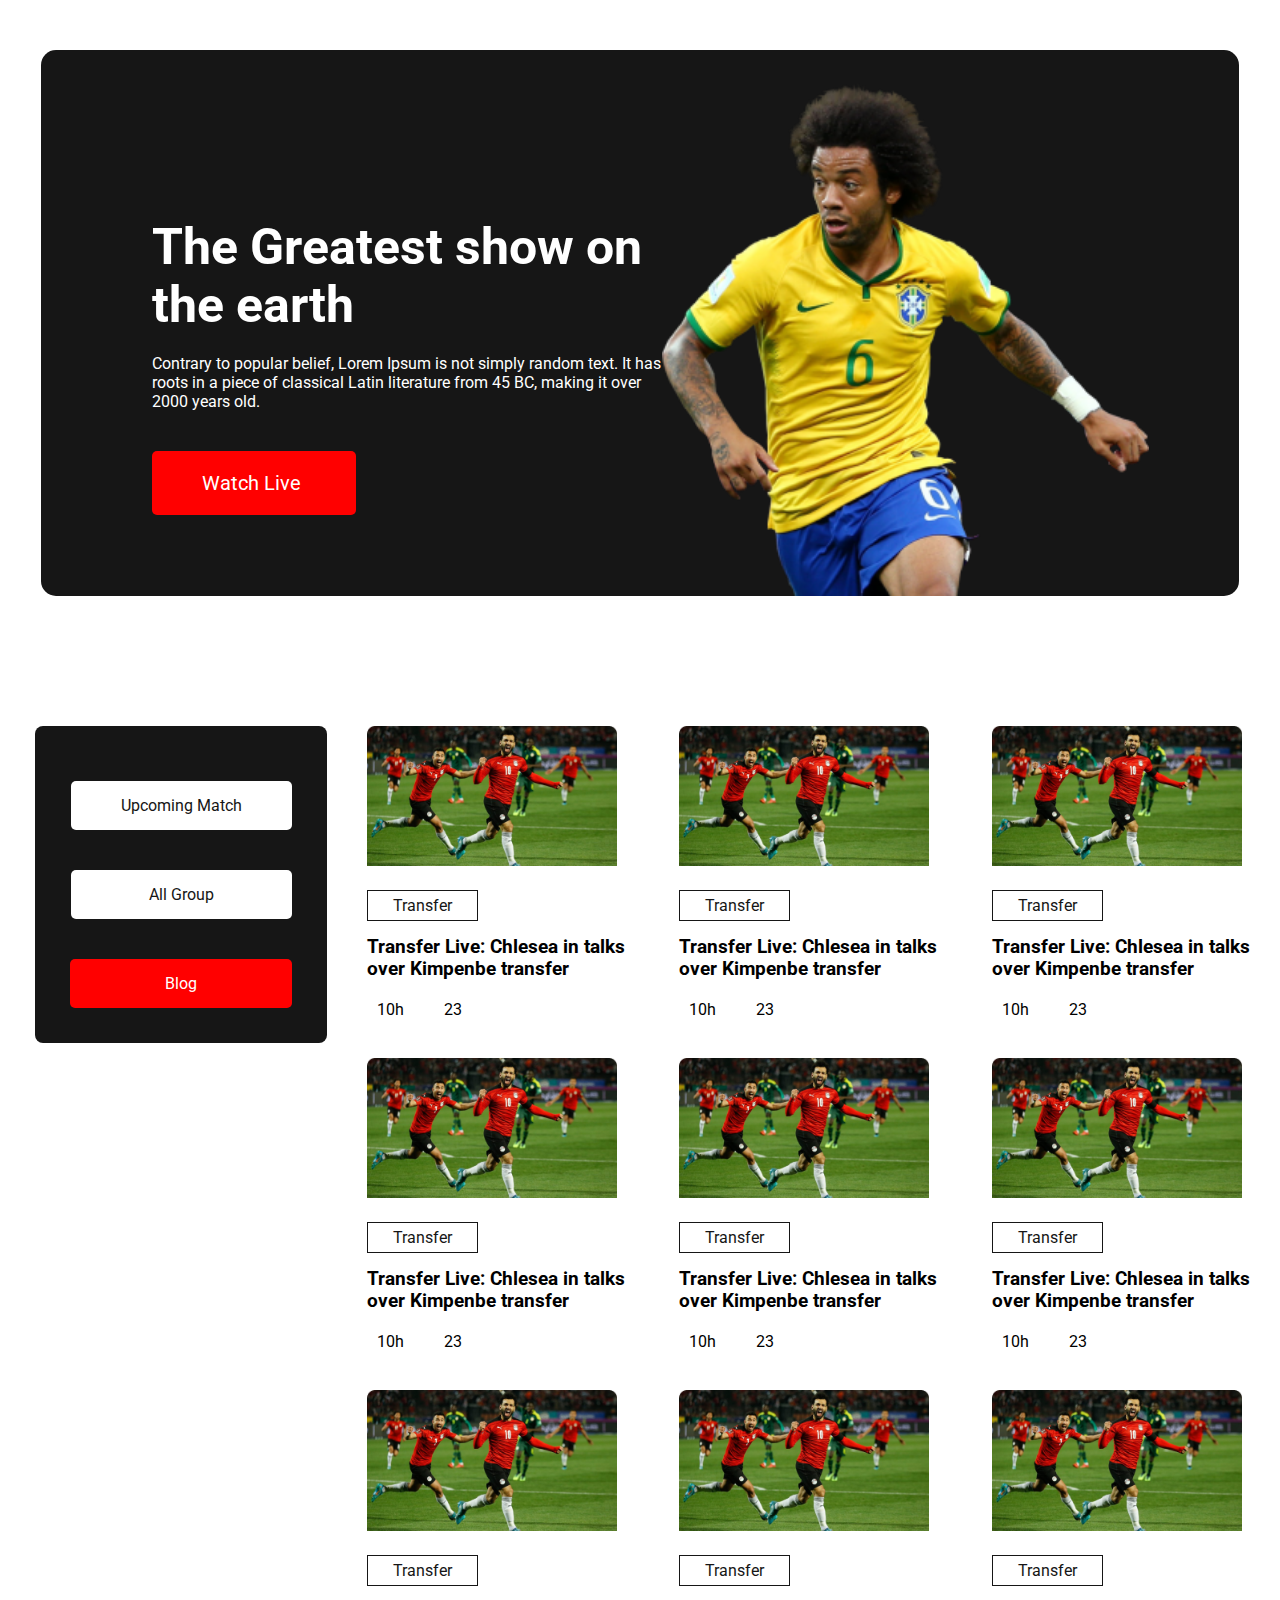
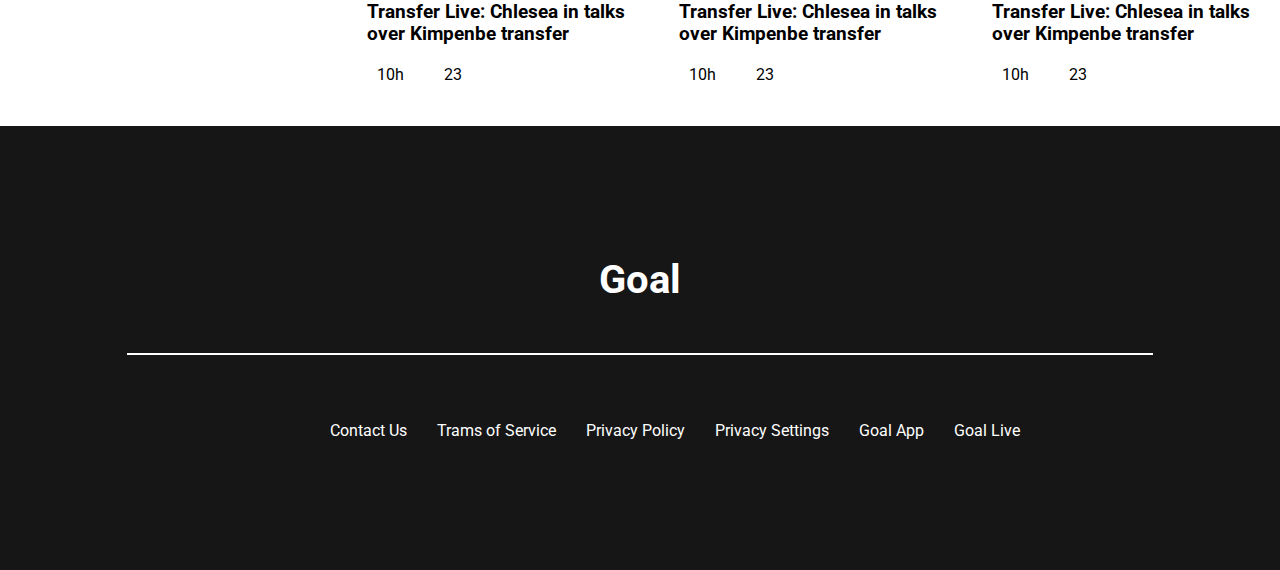
<file: index.html>
﻿<!DOCTYPE html>
<html lang="en">
<head>
	<meta charset="UTF-8">
	<meta http-equiv="X-UA-Compatible" content="IE=edge">
	<meta name="viewport" content="width=device-width, initial-scale=1.0">
	<title>World Cup</title>
	<!-- Font Awesome Link -->
	<link rel="stylesheet" href="https://cdnjs.cloudflare.com/ajax/libs/font-awesome/6.1.1/css/all.min.css" integrity="sha512-KfkfwYDsLkIlwQp6LFnl8zNdLGxu9YAA1QvwINks4PhcElQSvqcyVLLD9aMhXd13uQjoXtEKNosOWaZqXgel0g==" crossorigin="anonymous" referrerpolicy="no-referrer" />
	<!-- CSS Style Link -->
	<link rel="stylesheet" href="./css/style.css">
</head>
<body>
	<main>
		<!-- Banner Section Start -->
		<section class="banner-seciton">
			<div class="banner-info">
				<h1>The Greatest show on the earth</h1>
				<p>Contrary to popular belief, Lorem Ipsum is not simply  random text. It has roots in a piece of classical Latin literature from 45 BC, making it over 2000 years old.</p>
				<a href="#">Watch Live <i class="fa-regular fa-greater-than"></i></a>
			</div>
			<div class="banner-img">
				<img src="./assets/Banner Image.png" alt="#">
			</div>
		</section>
		<!-- Banner Section End -->
		<!-- Blogs And Nav Section Start -->
		<section class="blogs-container">
			<div class="nav-section">
				<div class="nav">
					<ul>
						<li><a id="btn-upcoming" href="./upcoming-match.html">Upcoming Match</a></li>
						<li><a id="btn-blog-group" href="#">All Group</a></li>
						<li><a id="blog-btn" href="./index.html">Blog</a></li>
					</ul>
				</div>
			</div>
			<div class="blogs-section">
				<div class="blog">
					<img src="./assets/Blog Image.png" alt="#">
					<a href="#">Transfer</a>
					<h3>Transfer Live: Chlesea in talks over Kimpenbe transfer</h3>
					<p><i class="fa-regular fa-clock"></i><span>10h</span><i class="fa-regular fa-message"></i><span>23</span></p>
				</div>
				<div class="blog">
					<img src="./assets/Blog Image.png" alt="#">
					<a href="#">Transfer</a>
					<h3>Transfer Live: Chlesea in talks over Kimpenbe transfer</h3>
					<p><i class="fa-regular fa-clock"></i><span>10h</span><i class="fa-regular fa-message"></i><span>23</span></p>
				</div>
				<div class="blog">
					<img src="./assets/Blog Image.png" alt="#">
					<a href="#">Transfer</a>
					<h3>Transfer Live: Chlesea in talks over Kimpenbe transfer</h3>
					<p><i class="fa-regular fa-clock"></i><span>10h</span><i class="fa-regular fa-message"></i><span>23</span></p>
				</div>
				<div class="blog">
					<img src="./assets/Blog Image.png" alt="#">
					<a href="#">Transfer</a>
					<h3>Transfer Live: Chlesea in talks over Kimpenbe transfer</h3>
					<p><i class="fa-regular fa-clock"></i><span>10h</span><i class="fa-regular fa-message"></i><span>23</span></p>
				</div>
				<div class="blog">
					<img src="./assets/Blog Image.png" alt="#">
					<a href="#">Transfer</a>
					<h3>Transfer Live: Chlesea in talks over Kimpenbe transfer</h3>
					<p><i class="fa-regular fa-clock"></i><span>10h</span><i class="fa-regular fa-message"></i><span>23</span></p>
				</div>
				<div class="blog">
					<img src="./assets/Blog Image.png" alt="#">
					<a href="#">Transfer</a>
					<h3>Transfer Live: Chlesea in talks over Kimpenbe transfer</h3>
					<p><i class="fa-regular fa-clock"></i><span>10h</span><i class="fa-regular fa-message"></i><span>23</span></p>
				</div>
				<div class="blog hide-content">
					<img src="./assets/Blog Image.png" alt="#">
					<a href="#">Transfer</a>
					<h3>Transfer Live: Chlesea in talks over Kimpenbe transfer</h3>
					<p><i class="fa-regular fa-clock"></i><span>10h</span><i class="fa-regular fa-message"></i><span>23</span></p>
				</div>
				<div class="blog hide-content">
					<img src="./assets/Blog Image.png" alt="#">
					<a href="#">Transfer</a>
					<h3>Transfer Live: Chlesea in talks over Kimpenbe transfer</h3>
					<p><i class="fa-regular fa-clock"></i><span>10h</span><i class="fa-regular fa-message"></i><span>23</span></p>
				</div>
				<div class="blog hide-content">
					<img src="./assets/Blog Image.png" alt="#">
					<a href="#">Transfer</a>
					<h3>Transfer Live: Chlesea in talks over Kimpenbe transfer</h3>
					<p><i class="fa-regular fa-clock"></i><span>10h</span><i class="fa-regular fa-message"></i><span>23</span></p>
				</div>
			</div>
		</section>
		<a class="show-btn" href="./index.html">View All</a>
		<!-- Blogs And Nav Section End -->
	</main>
	<!-- Footer Section Start -->
	<footer>
		<h1>Goal</h1>
		<hr>
		<ul class="footer-nav">
			<li><a href="#">Contact Us</a></li>
			<li><a href="#">Trams of Service</a></li>
			<li><a href="#">Privacy Policy</a></li>
			<li><a href="#">Privacy Settings</a></li>
			<li><a href="#">Goal App</a></li>
			<li><a href="#">Goal Live</a></li>
		</ul>
		<div class="social-icon">
			<ul>
				<li><i class="fa-brands fa-facebook"></i></li>
				<li><i class="fa-brands fa-instagram"></i></li>
				<li><i class="fa-brands fa-linkedin"></i></li>
			</ul>
		</div>
	</footer>
	<!-- Footer Section End -->
</body>
</html>
</file>
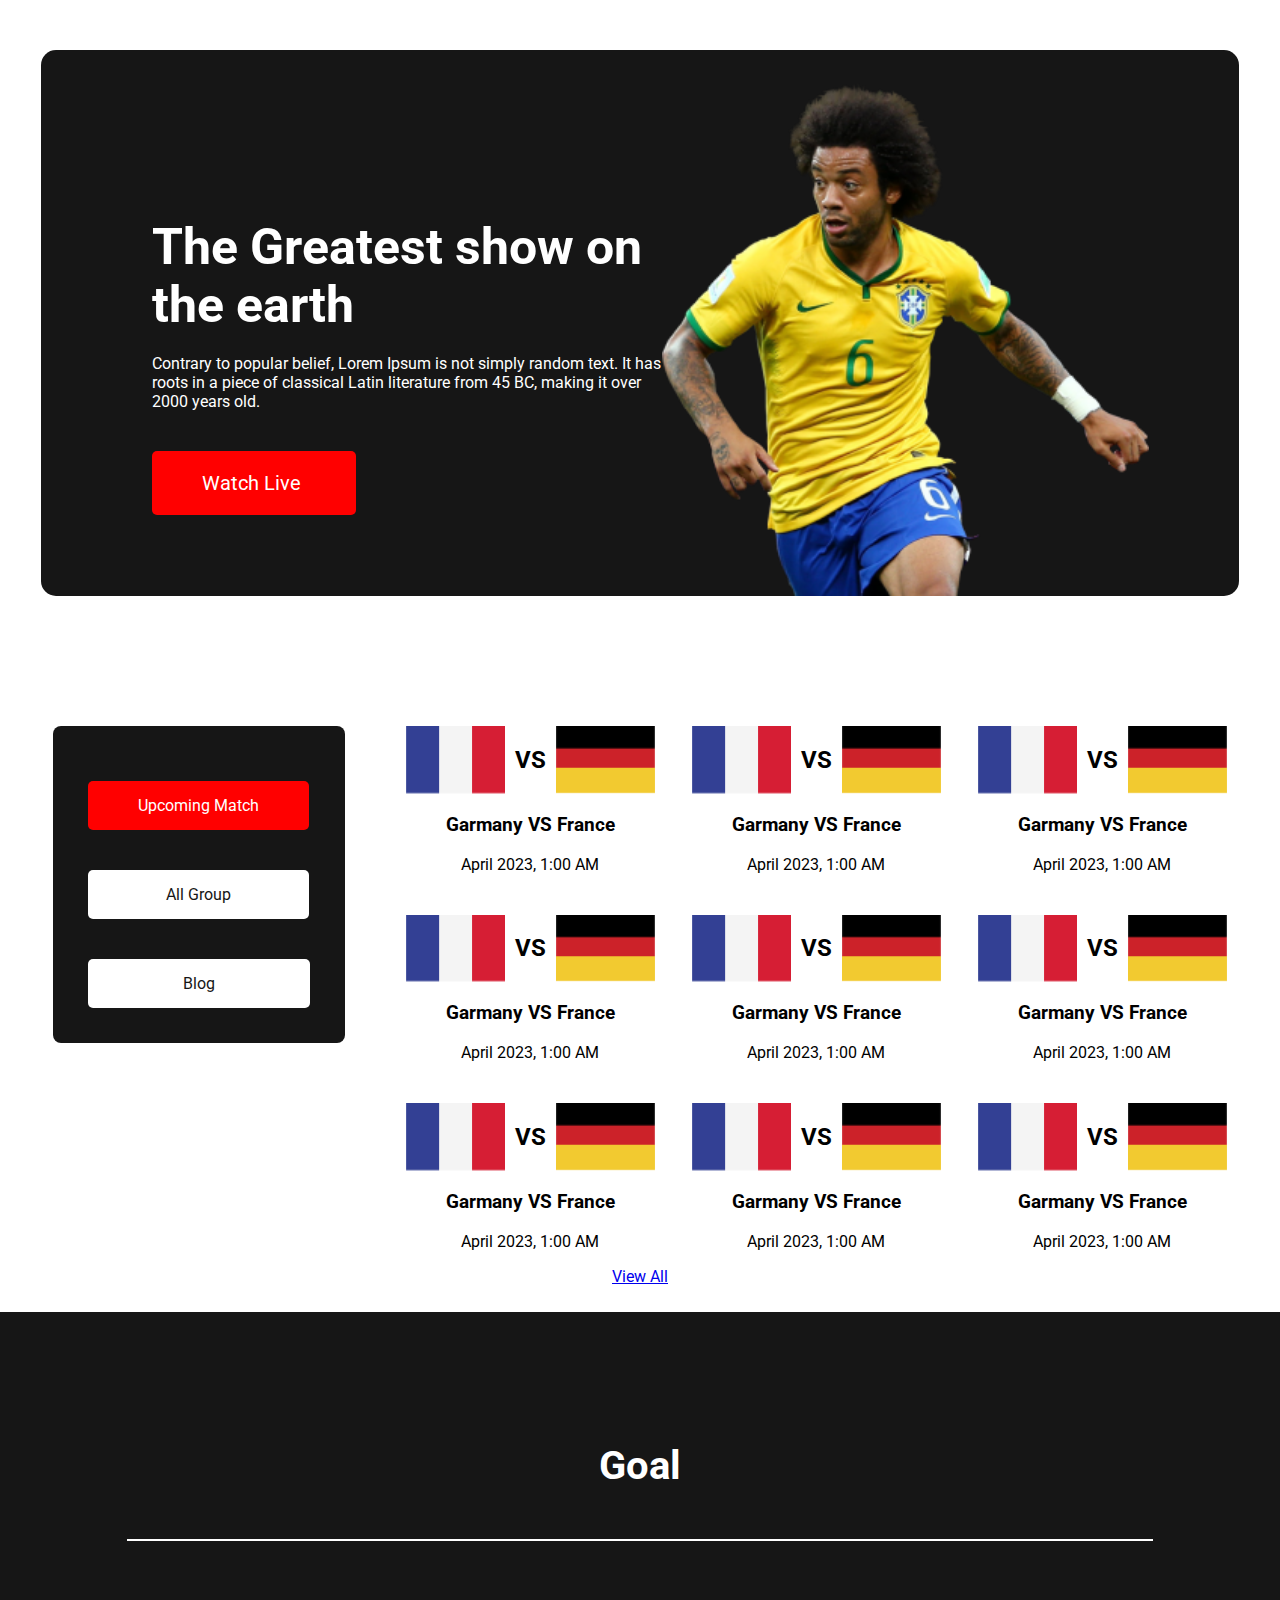
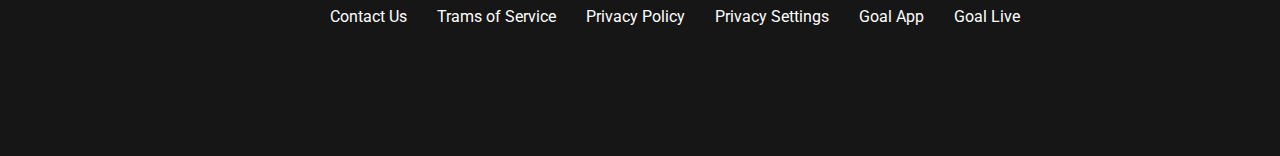
<file: upcoming-match.html>
﻿<!DOCTYPE html>
<html lang="en">
<head>
	<meta charset="UTF-8">
	<meta http-equiv="X-UA-Compatible" content="IE=edge">
	<meta name="viewport" content="width=device-width, initial-scale=1.0">
	<title>World Cup</title>
	<!-- Font Awesome Link -->
	<link rel="stylesheet" href="https://cdnjs.cloudflare.com/ajax/libs/font-awesome/6.1.1/css/all.min.css" integrity="sha512-KfkfwYDsLkIlwQp6LFnl8zNdLGxu9YAA1QvwINks4PhcElQSvqcyVLLD9aMhXd13uQjoXtEKNosOWaZqXgel0g==" crossorigin="anonymous" referrerpolicy="no-referrer" />
	<!-- CSS Style Link -->
	<link rel="stylesheet" href="./css/upcoming-match.css">
</head>
<body>
	<main class="container">
		<!-- Banner Section Start -->
		<section class="banner-seciton">
			<div class="banner-info">
				<h1>The Greatest show on the earth</h1>
				<p>Contrary to popular belief, Lorem Ipsum is not simply  random text. It has roots in a piece of classical Latin literature from 45 BC, making it over 2000 years old.</p>
				<a href="#">Watch Live <i class="fa-regular fa-greater-than"></i></a>
			</div>
			<div class="banner-img">
				<img src="./assets/Banner Image.png" alt="#">
			</div>
		</section>
		<!-- Banner Section End -->
		<!-- Upcoming Match And Nav Section Start -->
		<section class="upcoming-match-container">
			<div class="nav-section">
				<div class="nav">
					<ul>
						<li><a id="btn-upcoming" href="./upcoming-match.html">Upcoming Match</a></li>
						<li><a id="btn-blog-group" href="#">All Group</a></li>
						<li><a id="blog-btn" href="./index.html">Blog</a></li>
					</ul>
				</div>
			</div>
			<div class="upcoming-match-section">
				<div class="upcoming-match">
					<div class="match-img">
						<img src="./assets/Flag.png" alt="#">
						<h2>VS</h2>
						<img src="./assets/germany Flag.png" alt="#">
					</div>
					<div class="match-info">
						<h3>Garmany VS France</h3>
						<p>April 2023, 1:00 AM</p>
					</div>
				</div>
				<div class="upcoming-match">
					<div class="match-img">
						<img src="./assets/Flag.png" alt="#">
						<h2>VS</h2>
						<img src="./assets/germany Flag.png" alt="#">
					</div>
					<div class="match-info">
						<h3>Garmany VS France</h3>
						<p>April 2023, 1:00 AM</p>
					</div>
				</div>
				<div class="upcoming-match">
					<div class="match-img">
						<img src="./assets/Flag.png" alt="#">
						<h2>VS</h2>
						<img src="./assets/germany Flag.png" alt="#">
					</div>
					<div class="match-info">
						<h3>Garmany VS France</h3>
						<p>April 2023, 1:00 AM</p>
					</div>
				</div>
				<div class="upcoming-match">
					<div class="match-img">
						<img src="./assets/Flag.png" alt="#">
						<h2>VS</h2>
						<img src="./assets/germany Flag.png" alt="#">
					</div>
					<div class="match-info">
						<h3>Garmany VS France</h3>
						<p>April 2023, 1:00 AM</p>
					</div>
				</div>
				<div class="upcoming-match">
					<div class="match-img">
						<img src="./assets/Flag.png" alt="#">
						<h2>VS</h2>
						<img src="./assets/germany Flag.png" alt="#">
					</div>
					<div class="match-info">
						<h3>Garmany VS France</h3>
						<p>April 2023, 1:00 AM</p>
					</div>
				</div>
				<div class="upcoming-match">
					<div class="match-img">
						<img src="./assets/Flag.png" alt="#">
						<h2>VS</h2>
						<img src="./assets/germany Flag.png" alt="#">
					</div>
					<div class="match-info">
						<h3>Garmany VS France</h3>
						<p>April 2023, 1:00 AM</p>
					</div>
				</div>
				<div class="upcoming-match">
					<div class="match-img">
						<img src="./assets/Flag.png" alt="#">
						<h2>VS</h2>
						<img src="./assets/germany Flag.png" alt="#">
					</div>
					<div class="match-info">
						<h3>Garmany VS France</h3>
						<p>April 2023, 1:00 AM</p>
					</div>
				</div>
				<div class="upcoming-match">
					<div class="match-img">
						<img src="./assets/Flag.png" alt="#">
						<h2>VS</h2>
						<img src="./assets/germany Flag.png" alt="#">
					</div>
					<div class="match-info">
						<h3>Garmany VS France</h3>
						<p>April 2023, 1:00 AM</p>
					</div>
				</div>
				<div class="upcoming-match hide-content">
					<div class="match-img">
						<img src="./assets/Flag.png" alt="#">
						<h2>VS</h2>
						<img src="./assets/germany Flag.png" alt="#">
					</div>
					<div class="match-info">
						<h3>Garmany VS France</h3>
						<p>April 2023, 1:00 AM</p>
					</div>
				</div>
			</div>
		</section>
		<a class="show-btn" href="./upcoming-match.html">View All</a>
		<!-- Upcoming Match And Nav Section End -->
	</main>
	<!-- Footer Section Start -->
	<footer>
		<h1>Goal</h1>
		<hr>
		<ul class="footer-nav">
			<li><a href="#">Contact Us</a></li>
			<li><a href="#">Trams of Service</a></li>
			<li><a href="#">Privacy Policy</a></li>
			<li><a href="#">Privacy Settings</a></li>
			<li><a href="#">Goal App</a></li>
			<li><a href="#">Goal Live</a></li>
		</ul>
		<div class="social-icon">
			<ul>
				<li><i class="fa-brands fa-facebook"></i></li>
				<li><i class="fa-brands fa-instagram"></i></li>
				<li><i class="fa-brands fa-linkedin"></i></li>
			</ul>
		</div>
	</footer>
	<!-- Footer Section End -->
</body>
</html>
</file>
<file: css/style.css>
﻿/* Font Awesome Link */
@import url('https://fonts.googleapis.com/css2?family=Roboto:wght@400;500;700&display=swap');

/* Common CSS Style */
body{
	margin: 0;
	padding: 0;
	font-family: 'Roboto', sans-serif;
}
main{
	display: flex;
	flex-direction: column;
	align-items: center;
}

/* Banner Section CSS Style Start */
.banner-seciton{
	background-color: #161616;
	width: 1020px;
	display: flex;
	align-items: center;
	padding-left: 111px;
	padding-top: 33px;
	padding-right: 67px;
	padding-bottom: 0;
	border-radius: 15px;
	margin-top: 50px;

}
.banner-info{
	width: 50%;
	color: #FFFFFF;
}
.banner-info h1{
	font-size: 50px;
	margin-bottom: 20px;
}
.banner-info p{
	font-size: 16px;
	margin-bottom: 60px;
}
.banner-info a{
	text-decoration: none;
	color: #FFFFFF;
	font-size: 20px;
	background-color: red;
	padding: 20px 50px;
	border-radius: 5px;
}
.banner-info i{
	margin-left: 5px;
}
.banner-img{
	width: 281px;
	height: 513px;
	display: flex;
}
.banner-img img:hover{
	animation: fadeIn 5s;
}
@keyframes fadeIn {
	0% { opacity: 0; }
	100% { opacity: 1; }
  }
/* Banner Section CSS Style End */

/* Blog Section CSS Style Start */
.blogs-container{
	margin-top: 130px;
	display: flex;
	justify-content: center;
}
.nav-section{
	margin-right: 40px;
}
.nav{
	margin-left: 35px;
	background-color: #161616;
	border-radius: 8px;
}
.nav ul{
	display: flex;
	flex-direction: column;
	align-items: center;
	padding: 25px;
	margin: 0;
}
.nav ul li{
	list-style: none;
	margin-top: 20px;
	padding: 25px 10px;
}
.nav a{
	font-size: 16px;
	text-decoration: none;
	background-color: #FFFFFF;
	color: #161616;
	padding: 15px 50px;
	border-radius: 5px;
}

#btn-blog-group{
	padding: 15px 78px;
}
#blog-btn{
	padding: 15px 95px;
	background-color: red;
	color: #FFFFFF;
}
.blogs-section{
	display: grid;
	grid-template-columns: repeat(3, 1fr);
	grid-column-gap: 24px;
	grid-row-gap: 23px;
}
.blog img{
	width: 250px;
}
.blog a{
	margin-top: 20px;
	color: #161616;
	text-decoration: none;
	display: inline-block;
	border: 1px solid #161616;
	padding: 5px 25px;
}
.blog h3{
	margin-top: 15px;
}
.blog p{
	margin-top: 20px;
}
.blog p span{
	margin-left: 10px;
}
.fa-message{
	margin-left: 30px;
}
.show-btn{
	display: none;
}
/* Blog Section CSS Style End */

/* Footer Section CSS Style Start */
footer{
	background-color: #161616;
	height: 444px;
}
footer h1{
	font-size: 40px;
	padding-top: 130px;
	text-align: center;
	color: #FFFFFF;
}
hr{
	width: 80%;
	margin-top: 50px;
	border: 1px solid #FFFFFF;
}
footer ul{
	display: flex;
	justify-content: center;
}
footer ul li{
	list-style: none;
	margin-left: 30px;
	font-size: 16px;
	margin-top: 50px;
}
footer ul li a{
	text-decoration: none;
	color: #FFFFFF;
}
.social-icon ul li i{
	font-size: 30px;
	color: #FFFFFF;
}
/* Footer Section CSS Style End */

/* Media Query  Section Style */
/* Tablet Device */
@media only screen and (min-width:688px) and (max-width:971px) {
	main{
		justify-content: center;
	}
	.banner-seciton{
		width: auto;
	}
	.banner-info h1{
		font-size: 40px;
	}
	.banner-img img{
		width: 400px;
	}
	.blogs-container{
		flex-direction: column;
		margin-top: 0;
	}
	#blog-btn{
		border: none;
	}
	.blogs-section{
		grid-template-columns: repeat(2, 1fr);
	}
	.blog img{
		width: 100%;
		transition: width 2s, height 4s;
	}
	.blog a{
		display: block;
		width: 100px;
	}
	.hide-content{
		display: none;
	}
	.show-btn{
		display: block;
		text-align: center;
		text-decoration: none;
		background-color: red;
		color: #FFFFFF;
		padding: 15px 25px;
		border-radius: 5px;
		margin-top: 30px;
	}
	.nav-section{
		display: flex;
		flex-direction: column;
	}
	.nav{
		background-color: #FFFFFF;
		margin-bottom: 30px;
	}
	.nav ul{
		flex-direction: row;
	}
	.nav a{
		border: 1px solid gray;
	}
	footer{
		width: 100vw;
	}
	footer ul{
		flex-wrap: wrap;
	}
}
/* Mobile Device */
@media only screen and (max-width:687px) {
	.banner-seciton{
		text-align: center;
		width: 100%;
		height: 100vh;
		display: block;
		padding: 0;
	}
	.banner-info{
		width: 100%;
	}
	.banner-info h1{
		font-size: 40px;
	}
	.banner-img img{
		width: 100%;
		height: 100%;
		margin-top: 40px;
		margin-left: 70px;
		transition: width 2s, height 4s;
	}
	.blogs-container{
		display: block;
		width: 100%;
		margin-top: 0;
	}
	.blogs-section{
		width: 100%;
		grid-template-columns: repeat(1, 1fr);
		margin-bottom: 0;
	}
	.nav{
		margin-top: 0;
		margin-left: 20px;
		padding: auto 20px;
		margin-bottom: 30px;
		background-color: #FFFFFF;
	}
	.nav ul{
		padding: 30px 0;
	}
	.nav ul li{
		padding: 15px 0;
	}
	.nav a{
		padding: 15px 30px;
		border: 1px solid gray;
	}
	#btn-blog-group{
		padding: 15px 58px;
	}
	#blog-btn{
		padding: 15px 75px;
	}
	.blog img{
		display: block;
		width: 100%;
	}
	.show-btn{
		display: none;
	}
	footer{
		height: auto;
	}
	footer h1{
		padding-top: 80px;
	}
	.footer-nav{
		display: block;
		padding-bottom: 30px;
		text-align: center;
		padding-left: 0;
	}
	footer ul li{
		margin-left: 0;
	}
	.social-icon ul{
		margin-top: 10px;
		display: flex;
		justify-content: space-around;
	}
	.social-icon ul li{
		margin-top: 10px;
		margin-bottom: 30px;
	}
}
</file>
<file: css/upcoming-match.css>
﻿/* Font Awesome Link */
@import url('https://fonts.googleapis.com/css2?family=Roboto:wght@400;500;700&display=swap');

/* Common CSS Style */
body{
	margin: 0;
	padding: 0;
	font-family: 'Roboto', sans-serif;
}
main{
	display: flex;
	flex-direction: column;
	align-items: center;
}

/* Banner Section CSS Style Start */
.banner-seciton{
	background-color: #161616;
	width: 1020px;
	display: flex;
	align-items: center;
	padding-left: 111px;
	padding-top: 33px;
	padding-right: 67px;
	padding-bottom: 0;
	border-radius: 15px;
	margin-top: 50px;

}
.banner-info{
	width: 50%;
	color: #FFFFFF;
}
.banner-info h1{
	font-size: 50px;
	margin-bottom: 20px;
}
.banner-info p{
	font-size: 16px;
	margin-bottom: 60px;
}
.banner-info a{
	text-decoration: none;
	color: #FFFFFF;
	font-size: 20px;
	background-color: red;
	padding: 20px 50px;
	border-radius: 5px;
}
.banner-info i{
	margin-left: 5px;
}
.banner-img{
	width: 281px;
	height: 513px;
	display: flex;
}
.banner-img img:hover{
	animation: fadeIn 5s;
}
@keyframes fadeIn {
	0% { opacity: 0; }
	100% { opacity: 1; }
  }
/* Banner Section CSS Style End */

/* Upcoming Match Section CSS Style Start */
.upcoming-match-container{
	margin-top: 130px;
	display: flex;
	justify-content: center;
}
.nav-section{
	margin-right: 40px;
}
.nav{
	background-color: #161616;
	border-radius: 8px;
}
.nav ul{
	display: flex;
	flex-direction: column;
	align-items: center;
	padding: 25px;
	margin: 0;
}
.nav ul li{
	list-style: none;
	margin-top: 20px;
	padding: 25px 10px;
}
.nav a{
	font-size: 16px;
	text-decoration: none;
	background-color: #FFFFFF;
	color: #161616;
	padding: 15px 50px;
	border-radius: 5px;
}

#btn-blog-group{
	padding: 15px 78px;
}
#blog-btn{
	padding: 15px 95px;
}
#btn-upcoming{
	padding: 15px 50px;
	background-color: red;
	color: #FFFFFF;
}
.upcoming-match-section{
	margin-left: 20px;
	display: grid;
	grid-template-columns: repeat(3, 1fr);
	grid-column-gap: 35px;
	grid-row-gap: 25px;
}
.upcoming-match a{
	margin-top: 20px;
	color: #161616;
	text-decoration: none;
	display: inline-block;
	border: 1px solid #161616;
	padding: 5px 25px;
}
.match-img{
	display: flex;
	justify-content: space-between;
}
.match-img img{
	width: 100px;
}
.match-img h2{
	padding: 0 10px;
}
.match-info{
	text-align: center;
}
.match-info h3{
	margin-top: 20px;
}
/* Upcoming Match Section CSS Style End */

/* Footer Section CSS Style Start */
footer{
	background-color: #161616;
	height: 444px;
}
footer h1{
	font-size: 40px;
	padding-top: 130px;
	text-align: center;
	color: #FFFFFF;
}
hr{
	width: 80%;
	margin-top: 50px;
	border: 1px solid #FFFFFF;
}
footer ul{
	display: flex;
	justify-content: center;
}
footer ul li{
	list-style: none;
	margin-left: 30px;
	font-size: 16px;
	margin-top: 50px;
}
footer ul li a{
	text-decoration: none;
	color: #FFFFFF;
}
.social-icon ul li i{
	font-size: 30px;
	color: #FFFFFF;
}
/* Footer Section CSS Style End */

/* Media Query  Section Style */
/* Tablet Device */
@media only screen and (min-width:688px) and (max-width:971px) {
	main{
		justify-content: center;
	}
	.banner-seciton{
		width: auto;

	}
	.banner-info h1{
		font-size: 40px;
	}
	.banner-img img{
		width: 400px;
	}
	.upcoming-match-container{
		flex-direction: column;
		margin-top: 0;
	}
	#btn-upcoming{
		border: none;
	}
	.upcoming-match-section{
		grid-template-columns: repeat(2, 1fr);
	}
	.hide-content{
		display: none;
	}
	.show-btn{
		display: block;
		text-align: center;
		text-decoration: none;
		background-color: red;
		color: #FFFFFF;
		padding: 15px 25px;
		border-radius: 5px;
		margin-top: 30px;
	}
	.nav-section{
		display: flex;
		flex-direction: column;
	}
	.nav{
		background-color: #FFFFFF;
		margin-bottom: 30px;
	}
	.nav ul{
		flex-direction: row;
	}
	.nav a{
		border: 1px solid gray;
	}
	footer ul{
		flex-wrap: wrap;
	}
}
/* Mobile Device */
@media only screen and (max-width:687px) {
	.banner-seciton{
		text-align: center;
		width: 100%;
		height: 100vh;
		display: block;
		padding: 0;
	}
	.banner-info{
		width: 100%;
	}
	.banner-info h1{
		font-size: 40px;
	}
	.banner-img img{
		width: 100%;
		height: 100%;
		margin-top: 40px;
		margin-left: 70px;
	}
	.upcoming-match-container{
		display: block;
		width: 100%;
		margin-top: 30px;
	}
	.upcoming-match-section{
		width: 100%;
		grid-template-columns: repeat(1, 1fr);
		margin-left: 0;
	}
	.nav-section{
		margin-bottom: 50px;
		margin-right: 0;
	}
	.nav{
		padding: auto 20px;
		margin-bottom: 30px;
		background-color: #FFFFFF;
	}
	.nav ul{
		padding: 10px 0;
	}
	.nav ul li{
		padding: 10px 0;
	}
	.nav a{
		padding: 15px 30px;
		border: 1px solid gray;
	}
	#btn-blog-group{
		padding: 15px 77px;
	}
	#blog-btn{
		padding: 15px 94px;
	}
	.match-img{
		justify-content: space-evenly;
		align-items: center;
	}
	.show-btn{
		display: none;
	}
	footer{
		height: auto;
	}
	footer h1{
		padding-top: 80px;
	}
	.footer-nav{
		display: block;
		padding-bottom: 30px;
		text-align: center;
		padding-left: 0;
	}
	footer ul li{
		margin-left: 0;
	}
	.social-icon ul{
		margin-top: 10px;
		display: flex;
		justify-content: space-around;
	}
	.social-icon ul li{
		margin-top: 10px;
		margin-bottom: 30px;
	}
}
</file>
